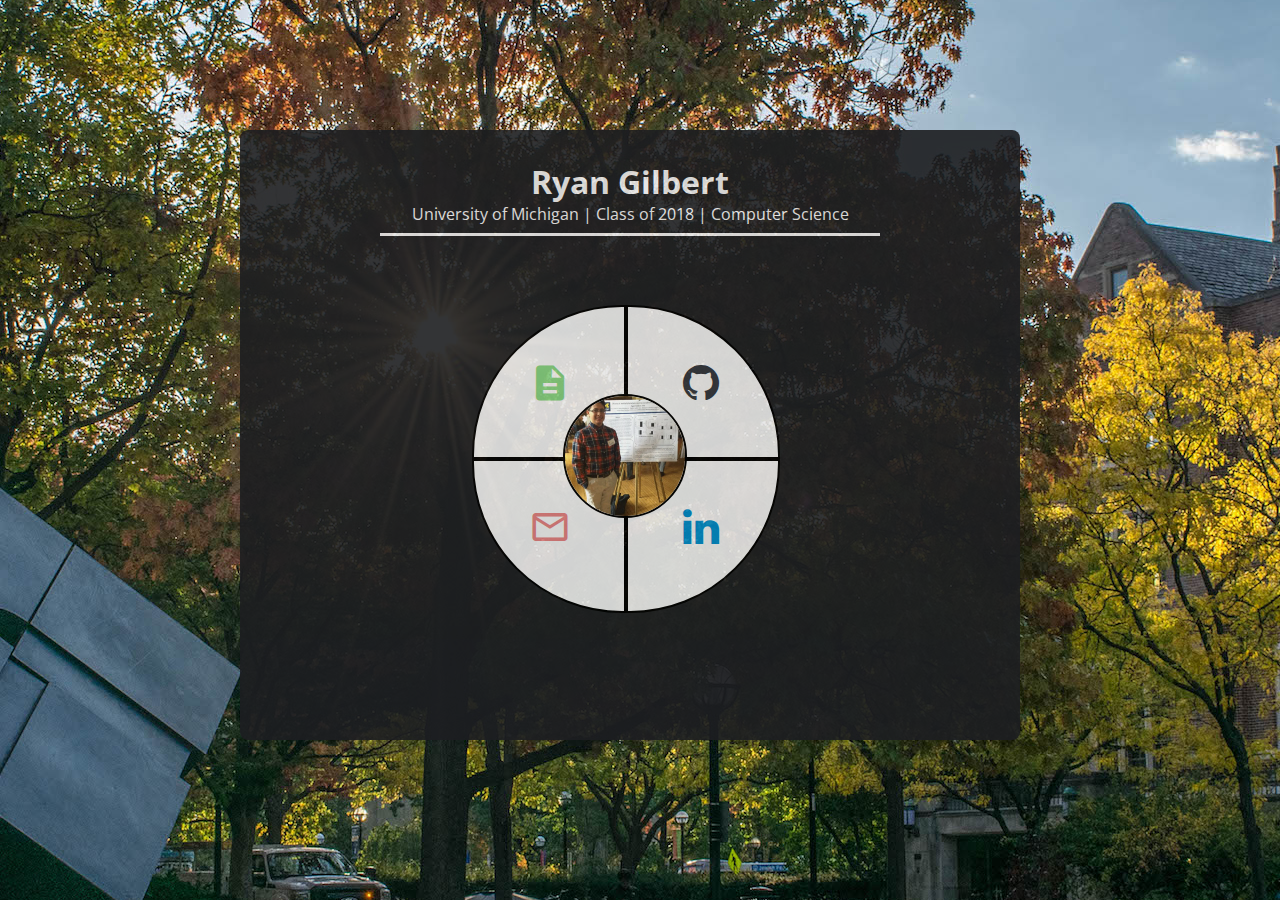
<file: index.html>
<!doctype html>
<html lang="en-US">
  <head>
    <title>Ryan Gilbert</title>

    <link rel="stylesheet" href="static/css/style.css">

    <link rel="stylesheet" href="https://cdnjs.cloudflare.com/ajax/libs/font-awesome/4.7.0/css/font-awesome.min.css">
    <link rel="stylesheet" href="https://fonts.googleapis.com/icon?family=Material+Icons">

    <link href="https://fonts.googleapis.com/css?family=Open+Sans" rel="stylesheet">

    <meta charset="utf-8">
    <!--<meta name="viewport" content="width=device-width, initial-scale=1.0">-->
  </head>
  <body>
    <div class="jumbotron">
      <a href="http://ryangilbert.io"><h1>Ryan Gilbert</h1></a><br>
      <p style="display:inline;">University of Michigan | Class of 2018 | Computer Science</p>
      <hr>
      <a href="https://github.com/rgilbert1" target="_blank">
        <div class="segment" id="segment1">
          <i class="fa fa-github" id="github-icon"></i>
        </div>
      </a>
      <a href="https://www.linkedin.com/in/ryan-gilbert-813a90107/" target="_blank">
        <div class="segment" id="segment2">
          <i class="fa fa-linkedin" id="linkedin-icon"></i>
        </div>
      </a>
      <a href="mailto:ryangilbert7926@gmail.com" target="_blank">
        <div class="segment" id="segment3">
          <i class="material-icons" id="email-icon">mail_outline</i>
        </div>
      </a>
      <a href="static/resume/resume.pdf" target="_blank">
        <div class="segment" id="segment4">
          <i class="material-icons" id="resume-icon">description</i>
        </div>
      </a>
      <div id="inner-circle">
        <img src="static/images/me.jpg" id="profile_img"/>
      </div>
    </div>

    <div id="background_image">
      <img src="static/images/michigan-cube-fullsize.jpg">
    </div>
  </body>
</html>
</file>
<file: static/css/style.css>
body {
    margin: 0;
    background: #000;
    font-family: 'Open Sans', sans-serif;
}

h1 {
    display: inline;
    margin: auto;
    padding-left: 160px;
    padding-right: 160px;
}

a {
    text-decoration: none;
    color: #e6e6e6;
}

#background_image {
    position: fixed;
    top: 50%;
    left: 50%;
    min-width: 100%;
    min-height: 100%;
    width: auto;
    height: auto;
    z-index: -100;
    -ms-transform: translateX(-50%) translateY(-50%);
    -moz-transform: translateX(-50%) translateY(-50%);
    -webkit-transform: translateX(-50%) translateY(-50%);
    transform: translateX(-50%) translateY(-50%);
    background-size: cover;
}

.jumbotron {
    padding-top: 30px;
    padding-bottom: 30px;
    padding-left: 15px;
    padding-right: 15px;
    background-color: #1d1e21;
    color: #e6e6e6;
    opacity: 0.9; 
    border-radius: 8px;
    max-width: 100%;
    height: 550px;
    width: 750px;
    position: absolute;
    margin: -320px 0 0 -400px;
    left: 50%;
    top: 50%;
    text-align: center;
}

hr {
    width: 500px;
    height: 3px;
    border: none;
    background-color: #e6e6e6;
}

#inner-circle {
    width: 120px;
    height: 120px;
    -webkit-border-radius: 62px;
    -moz-border-radius: 62px;
    border-radius: 62px;
    border-style: solid;
    border-width: 2px;
    border-color: #000;
    position: absolute;
    margin: -41px 0 0 -67px;
    left: 50%;
    top: 50%;
}

#segment1 {
    width: 150px;
    height: 150px;
    -webkit-border-radius: 0px 150px 0px 0px;
    -moz-border-radius: 0px 150px 0px 0px;
    border-radius: 0px 150px 0px 0px;
    background-color: #e6e6e6;
    border-style: solid;
    border-width: 2px;
    border-color: #000;
    position: absolute;
    margin: -130px 0 0 -4px;
    left: 50%;
    top: 50%;
    -webkit-transition-duration: 0.2s;
    transition-duration: 0.2s;
}

#segment1:hover {
    background-color: #30343a;
    width: 175px;
    height: 175px;
    -webkit-border-radius: 0px 175px 0px 0px;
    -moz-border-radius: 0px 175px 0px 0px;
    border-radius: 0px 175px 0px 0px;
    margin: -155px 0 0 -4px;
    -webkit-transition-duration: 0.2s;
    transition-duration: 0.2s;
}

#segment1:hover #github-icon {
    color: #e6e6e6;
    margin: 70px 0 0 -20px;
}

#segment2 {
    width: 150px;
    height: 150px;
    -webkit-border-radius: 0px 0px 150px 0px;
    -moz-border-radius: 0px 0px 150px 0px;
    border-radius: 0px 0px 150px 0px;
    background-color: #e6e6e6;
    border-style: solid;
    border-width: 2px;
    border-color: #000;
    position: absolute;
    margin: 24px 0 0 -4px;
    left: 50%;
    top: 50%;
    -webkit-transition-duration: 0.2s;
    transition-duration: 0.2s;
}

#segment2:hover {
    background-color: #0084bf;
    width: 175px;
    height: 175px;
    -webkit-border-radius: 0px 0px 175px 0px;
    -moz-border-radius: 0px 0px 175px 0px;
    border-radius: 0px 0px 175px 0px;
    -webkit-transition-duration: 0.2s;
    transition-duration: 0.2s;
}

#segment2:hover #linkedin-icon {
    color: #e6e6e6;
    margin: 55px 0 0 -20px;
}

#segment3 {
    width: 150px;
    height: 150px;
    -webkit-border-radius: 0px 0px 0px 150px;
    -moz-border-radius: 0px 0px 0px 150px;
    border-radius: 0px 0px 0px 150px;
    background-color: #e6e6e6;
    border-style: solid;
    border-width: 2px;
    border-color: #000;
    position: absolute;
    margin: 24px 0 0 -158px;
    left: 50%;
    top: 50%;
    -webkit-transition-duration: 0.2s;
    transition-duration: 0.2s;
}

#segment3:hover {
    background-color: #d67979;
    width: 175px;
    height: 175px;
    -webkit-border-radius: 0px 0px 0px 175px;
    -moz-border-radius: 0px 0px 0px 175px;
    border-radius: 0px 0px 0px 175px;
    margin: 24px 0 0 -183px;
    -webkit-transition-duration: 0.2s;
    transition-duration: 0.2s;
}

#segment3:hover #email-icon {
    color: #e6e6e6;
    margin: 55px 0 0 -20px;
}

#segment4 {
    width: 150px;
    height: 150px;
    -webkit-border-radius: 150px 0px 0px 0px;
    -moz-border-radius: 150px 0px 0px 0px;
    border-radius: 150px 0px 0px 0px;
    background-color: #e6e6e6;
    border-style: solid;
    border-width: 2px;
    border-color: #000;
    position: absolute;
    margin: -130px 0 0 -158px;
    left: 50%;
    top: 50%;
    -webkit-transition-duration: 0.2s;
    transition-duration: 0.2s;
}

#segment4:hover {
    background-color: #7cc577;
    width: 175px;
    height: 175px;
    -webkit-border-radius: 175px 0px 0px 0px;
    -moz-border-radius: 175px 0px 0px 0px;
    border-radius: 175px 0px 0px 0px;
    margin: -155px 0 0 -183px;
    -webkit-transition-duration: 0.2s;
    transition-duration: 0.2s;
}

#segment4:hover #resume-icon {
    color: #e6e6e6;
    margin: 65px 0 0 -20px;
}

#github-icon {
    font-size: 42px;
    color: #30343a;
    position: absolute;
    margin: 55px 0 0 -20px;
    -webkit-transition-duration: 0.2s;
    transition-duration: 0.2s;
}

#linkedin-icon {
    font-size: 42px;
    color: #0084bf;
    position: absolute;
    margin: 45px 0 0 -20px;
    -webkit-transition-duration: 0.2s;
    transition-duration: 0.2s;
}

#email-icon {
    font-size: 42px;
    color: #d67979;
    position: absolute;
    margin: 45px 0 0 -20px;
    -webkit-transition-duration: 0.2s;
    transition-duration: 0.2s;
}

#resume-icon {
    font-size: 42px;
    color: #7cc577;
    position: absolute;
    margin: 55px 0 0 -20px;
    -webkit-transition-duration: 0.2s;
    transition-duration: 0.2s;
}

#profile_img {
    width: 120px;
    height: 120px;
    -webkit-border-radius: 60px;
    -moz-border-radius: 60px;
    border-radius: 60px;
}
</file>
